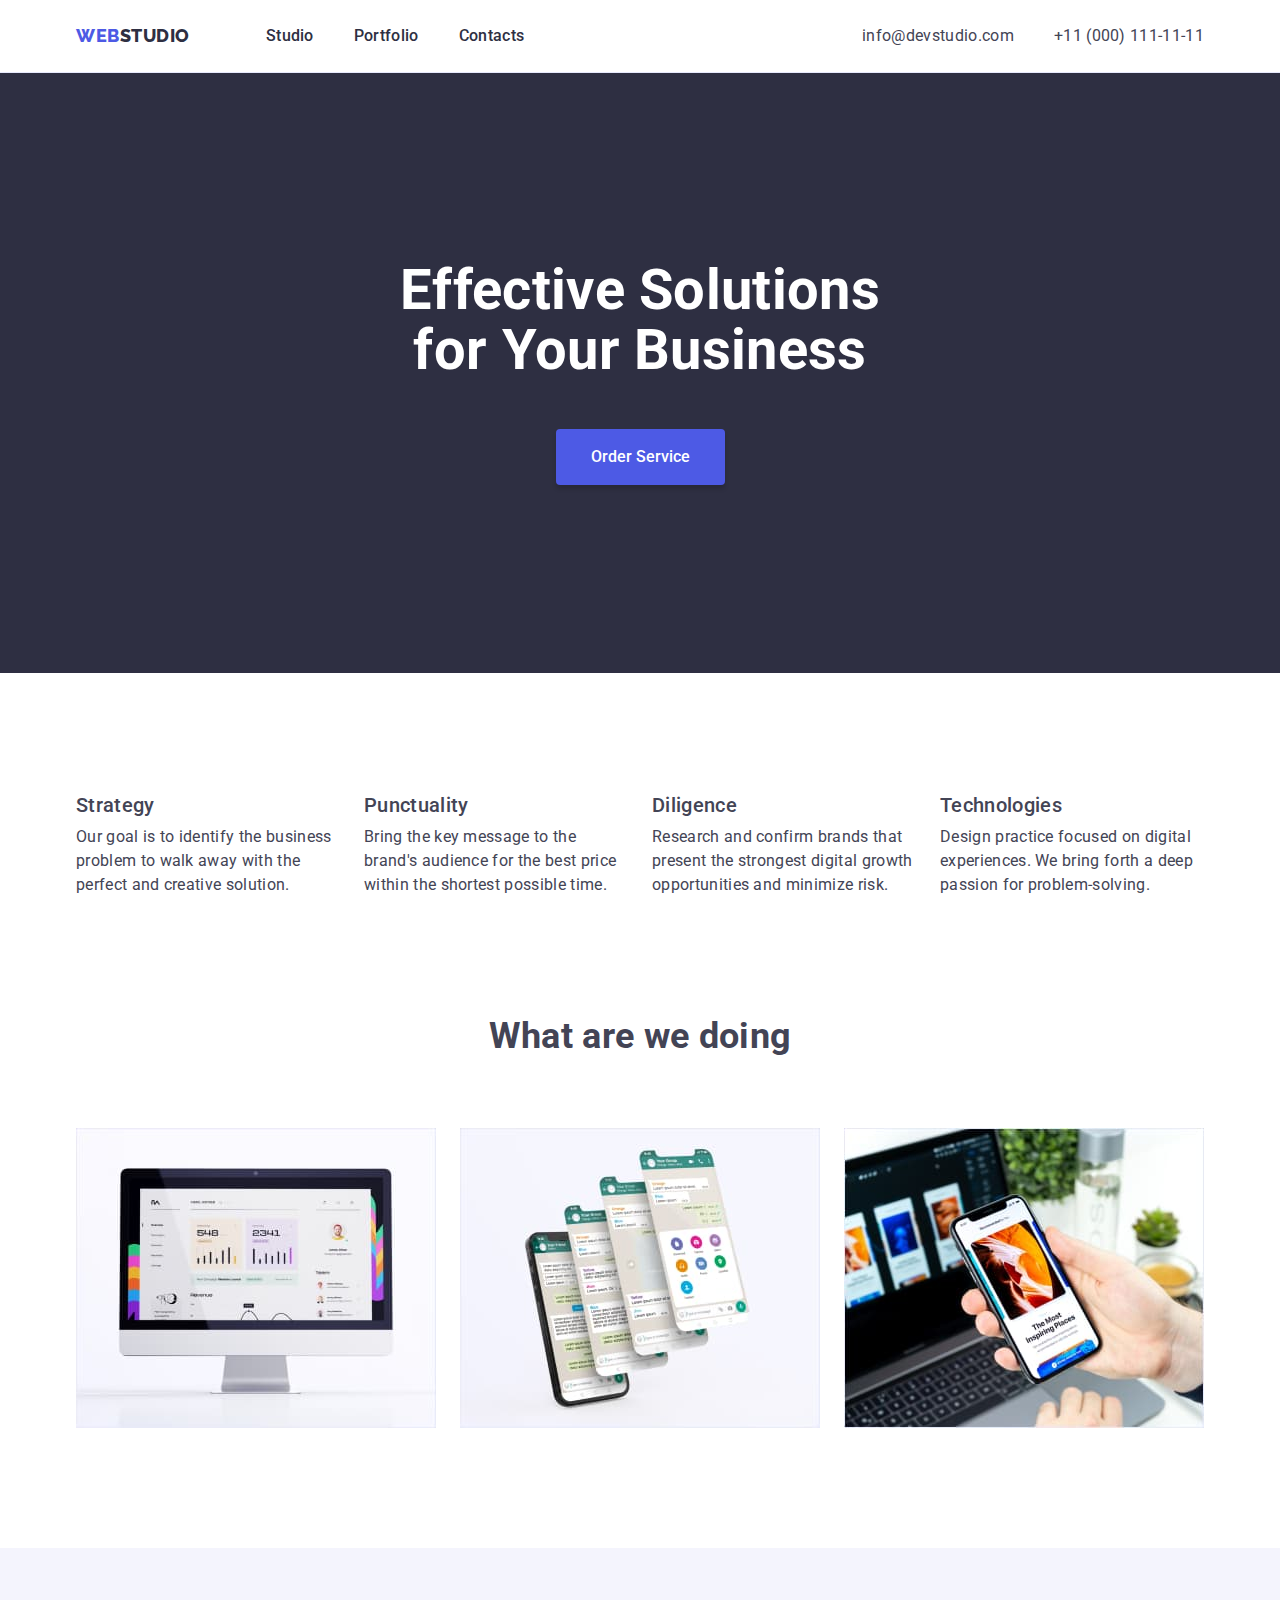
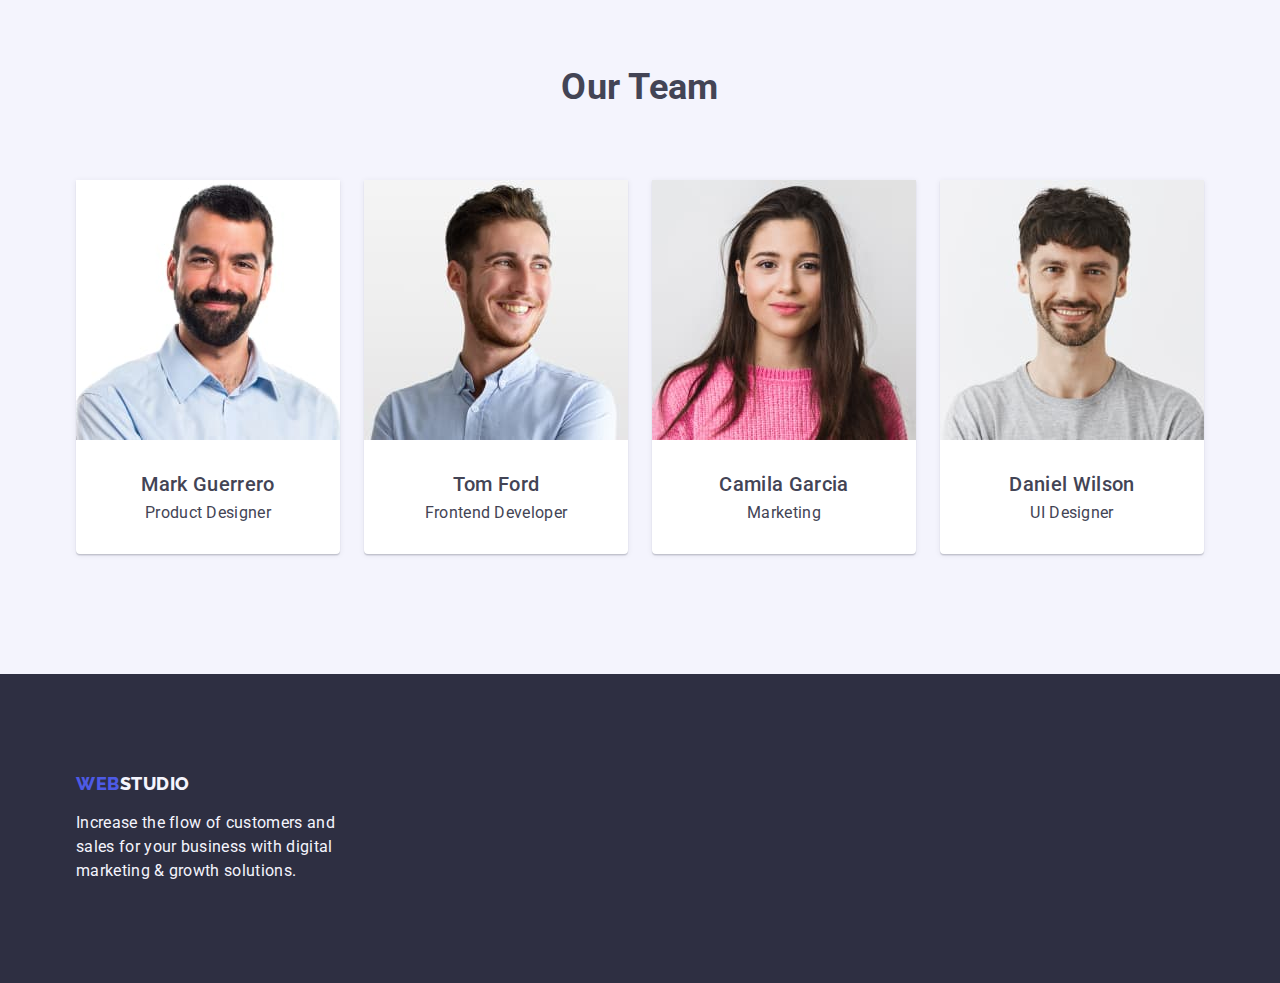
<file: index.html>
<!DOCTYPE html>
<html lang="en">
<head>
    <meta charset="UTF-8">
    <meta http-equiv="X-UA-Compatible" content="IE=edge">
    <meta name="viewport" content="width=device-width, initial-scale=1.0">
	<link rel="preconnect" href="https://fonts.gstatic.com">
	<link rel="stylesheet" href="https://fonts.googleapis.com/css2?family=Raleway:wght@800&family=Roboto:wght@400;500;700;900&display=swap">
	<link  rel="stylesheet" href=" https://cdn.jsdelivr.net/npm/modern-normalize@1.1.0/modern-normalize.min.css">
	<link rel="stylesheet" href="css/styles.css">
    <title>Webstudio / Homework #3</title>
</head>
<body>
    <header class="header">
		<div class="container">
			<nav class="header__navigation">
				<a class="header__logo" href="./index.html">Studio</a>
				<ul class="header__menu">
					<li class="header__menu-item"><a class="header__menu-item-link" href="./studio.html">Studio</a></li>
					<li class="header__menu-item"><a class="header__menu-item-link" href="./portfolio.html">Portfolio</a></li>
					<li class="header__menu-item"><a class="header__menu-item-link" href="./contacts.html">Contacts</a></li>
				</ul>
			</nav>
			<address class="header__contacts">
				<ul class="header__contacts-list">
					<li class="header__contacts-email"><a href="mailto:info@devstudio.com">info@devstudio.com</a></li>
					<li class="header__contacts-phone"><a href="tel:+110001111111">+11 (000) 111-11-11</a></li>
				</ul>	
			</address>
		</div>
    </header>
    <main class="main">
		<section class="header-section section">
			<div class="container">
				<h1 class="header-section__title">Effective Solutions for Your Business</h1>
				<button class="header-section__btn btn" type="button">Order Service</button>
			</div>
		</section>
		<section class="about-section section">
			<div class="container">
				<h2 class="about-section__title">Title</h2>
				<ul class="about-section__wrapper">
					<li class="about-section__item">
						<h3 class="about-section__item-title">Strategy</h3>
						<p class="about-section__item-text">Our goal is to identify the business problem to walk away with the perfect and creative solution.</p>
					</li>
					<li class="about-section__item">
						<h3 class="about-section__item-title">Punctuality</h3>
						<p class="about-section__item-text">Bring the key message to the brand's audience for the best price within the shortest possible time.</p>
					</li>
					<li class="about-section__item">
						<h3 class="about-section__item-title">Diligence</h3>
						<p class="about-section__item-text">Research and confirm brands that present the strongest digital growth opportunities and minimize risk.</p>
					</li>
					<li class="about-section__item">
						<h3 class="about-section__item-title">Technologies</h3>
						<p class="about-section__item-text">Design practice focused on digital experiences. We bring forth a deep passion for problem-solving.</p>
					</li>
				</ul>				
			</div>
		</section>
        <section class="our-work-section section">
			<div class="container">
				<h2 class="our-work-section__title">What are we doing</h2>
				<ul class="our-work-section__wrapper">
					<li class="our-work-section__item"><img src="./images/our_work_1.jpg" alt="Desktop" width="360" height="300"></li>
					<li class="our-work-section__item"><img  src="./images/our_work_2.jpg" alt="Social Media" width="360" height="300"></li>
					<li class="our-work-section__item"><img src="./images/our_work_3.jpg" alt="Laptop & Smartphone" width="360" height="300"></li>	
				</ul>				
			</div>
		</section>
		<section class="our-team-section section">
			<div class="container">
				<h2 class="our-team-section__title">Our Team</h2>
				<ul class="our-team-section__wrapper">
					<li class="our-team-section__card">
						<img class="our-team-section__card-photo" src="./images/mark.jpg" alt="Mark Guerrero" width="264" height="260">
						<div class="our-team-section__card-info">
							<h3 class="our-team-section__card-title">Mark Guerrero</h3>
							<p class="our-team-section__card-subtitle">Product Designer</p>
						</div>
					</li>
					<li class="our-team-section__card">
						<img class="our-team-section__card-photo" src="./images/tom.jpg" alt="Tom Ford" width="264" height="260">
						<div class="our-team-section__card-info">
							<h3 class="our-team-section__card-title">Tom Ford</h3>
							<p class="our-team-section__card-subtitle">Frontend Developer</p>							
						</div>
					</li>
					<li class="our-team-section__card">
						<img class="our-team-section__card-photo" src="./images/camila.jpg" alt="Camila Garcia" width="264" height="260">
						<div class="our-team-section__card-info">
							<h3 class="our-team-section__card-title">Camila Garcia</h3>
							<p class="our-team-section__card-subtitle">Marketing</p>						
						</div>
					</li>
					<li class="our-team-section__card">
						<img class="our-team-section__card-photo" src="./images/daniel.jpg" alt="Daniel Wilson" width="264" height="260">
						<div class="our-team-section__card-info">
							<h3 class="our-team-section__card-title">Daniel Wilson</h3>
							<p class="our-team-section__card-subtitle">UI Designer</p>							
						</div>
					</li>
				</ul>				
			</div>
		</section>
	</main>
	<footer class="footer">
		<div class="container">
			<a class="footer__logo" href="./index.html">Studio</a>
			<p class="footer__description">Increase the flow of customers and sales for your business with digital marketing & growth solutions.</p>			
		</div>
	</footer>
</body>
</html>
</file>
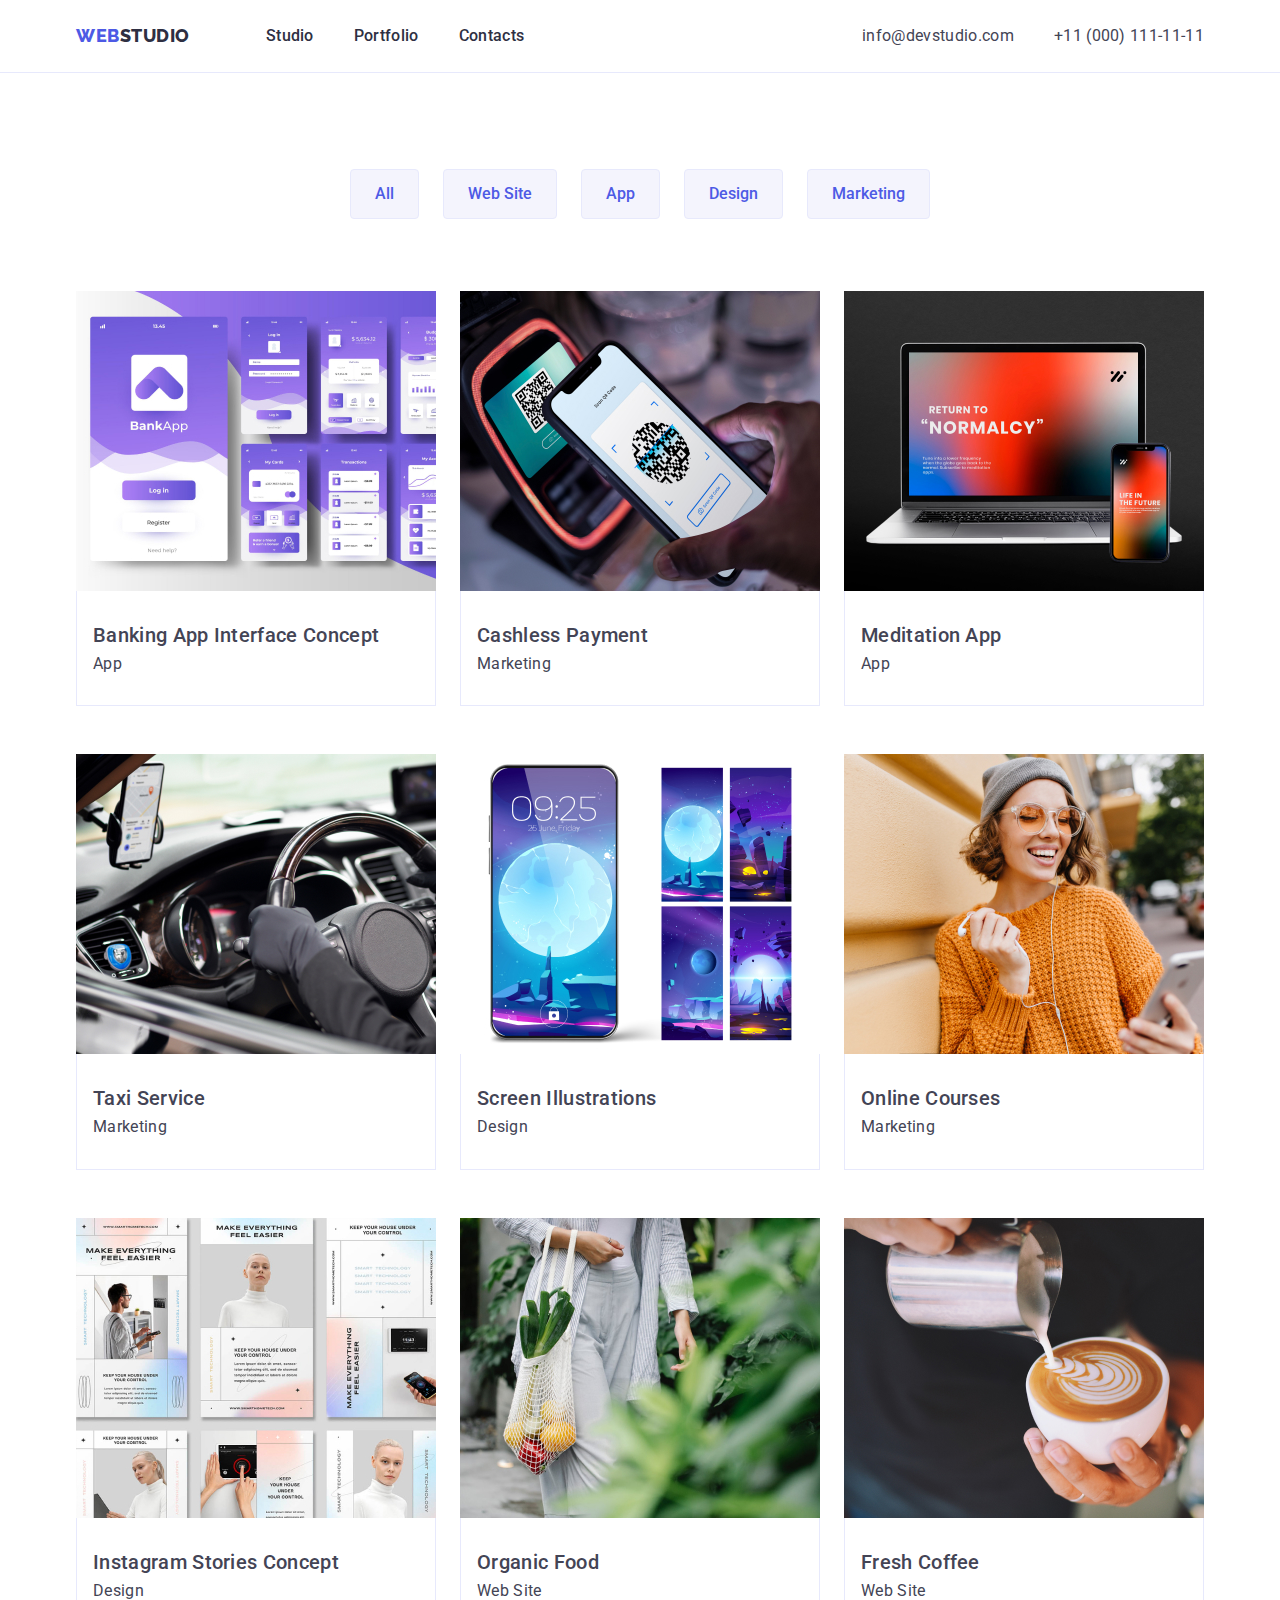
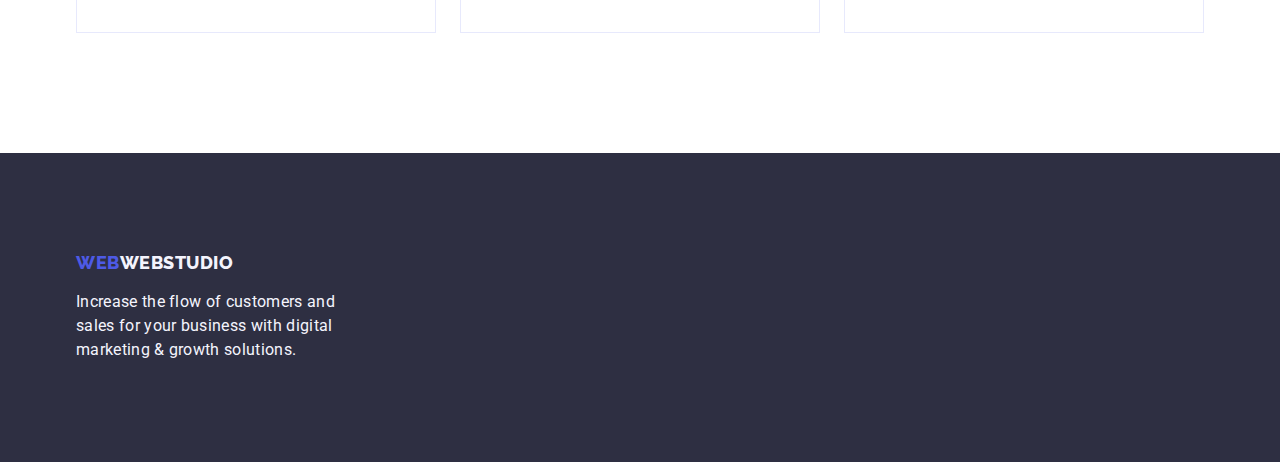
<file: portfolio.html>
<!DOCTYPE html>
<html lang="en">
<head>
    <meta charset="UTF-8">
    <meta http-equiv="X-UA-Compatible" content="IE=edge">
    <meta name="viewport" content="width=device-width, initial-scale=1.0">
	<link rel="stylesheet" href="https://fonts.googleapis.com/css2?family=Raleway:wght@800&family=Roboto:wght@400;500;700;900&display=swap">
	<link  rel="stylesheet" href=" https://cdn.jsdelivr.net/npm/modern-normalize@1.1.0/modern-normalize.min.css">
	<link rel="stylesheet" href="css/styles.css">
    <title>Portfolio</title>
</head>
<body>
    <header class="header">
		<div class="container">
			<nav class="header__navigation">
				<a class="header__logo" href="./index.html">Studio</a>
				<ul class="header__menu">
					<li class="header__menu-item"><a class="header__menu-item-link" href="./studio.html">Studio</a></li>
					<li class="header__menu-item"><a class="header__menu-item-link" href="./portfolio.html">Portfolio</a></li>
					<li class="header__menu-item"><a class="header__menu-item-link" href="./contacts.html">Contacts</a></li>
				</ul>
			</nav>
			<address class="header__contacts">
				<ul class="header__contacts-list">
					<li class="header__contacts-email"><a href="mailto:info@devstudio.com">info@devstudio.com</a></li>
					<li class="header__contacts-phone"><a href="tel:+110001111111">+11 (000) 111-11-11</a></li>
				</ul>	
			</address>
		</div>
    </header>
	<main class="main">
		<section class="portfolio-section section">
			<div class="container">
				<ul class="portfolio-section__tabs">
					<li class="portfolio-section__tabs-item"><button class="btn" type="button">All</button></li>
					<li class="portfolio-section__tabs-item"><button class="btn" type="button">Web Site</button></li>
					<li class="portfolio-section__tabs-item"><button class="btn" type="button">App</button></li>
					<li class="portfolio-section__tabs-item"><button class="btn" type="button">Design</button></li>
					<li class="portfolio-section__tabs-item"><button class="btn" type="button">Marketing</button></li>
				</ul>
				<ul class="portfolio-section__cards">
					<li class="portfolio-section__card">
						<a class="portfolio-section__card-link" href="#">
							<img src="./images/portfolio_img_1.jpg" alt="Banking App Interface Concept" width="360" height="300">
							<div class="portfolio-section__card-info">
								<h3>Banking App Interface Concept</h3>
								<p>App</p>							
							</div>							
						</a>
					</li>
					<li class="portfolio-section__card">
						<a class="portfolio-section__card-link" href="#">
							<img src="./images/portfolio_img_2.jpg" alt="Cashless Payment" width="360" height="300">
							<div class="portfolio-section__card-info">
								<h3>Cashless Payment</h3>
								<p>Marketing</p>							
							</div>
						</a>
					</li>
					<li class="portfolio-section__card">
						<a class="portfolio-section__card-link" href="#">
							<img src="./images/portfolio_img_3.jpg" alt="Meditation App" width="360" height="300">
							<div class="portfolio-section__card-info">
								<h3>Meditation App</h3>
								<p>App</p>
							</div>
						</a>
					</li>
					<li class="portfolio-section__card">
						<a class="portfolio-section__card-link" href="#">
							<img src="./images/portfolio_img_4.jpg" alt="Taxi Service" width="360" height="300">
							<div class="portfolio-section__card-info">
								<h3>Taxi Service</h3>
								<p>Marketing</p>								
							</div>							
						</a>
					</li>
					<li class="portfolio-section__card">
						<a class="portfolio-section__card-link" href="#">
							<img src="./images/portfolio_img_5.jpg" alt="Screen Illustrations" width="360" height="300">
							<div class="portfolio-section__card-info">
								<h3>Screen Illustrations</h3>
								<p>Design</p>							
							</div>
						</a>
					</li>
					<li class="portfolio-section__card">
						<a class="portfolio-section__card-link" href="#">
							<img src="./images/portfolio_img_6.jpg" alt="Online Courses" width="360" height="300">
							<div class="portfolio-section__card-info">
								<h3>Online Courses</h3>
								<p>Marketing</p>							
							</div>
						</a>
					</li>
					<li class="portfolio-section__card">
						<a class="portfolio-section__card-link" href="#">
							<img src="./images/portfolio_img_7.jpg" alt="Instagram Stories Concept" width="360" height="300">
							<div class="portfolio-section__card-info">
								<h3>Instagram Stories Concept</h3>
								<p>Design</p>							
							</div>
						</a>
					</li>
					<li class="portfolio-section__card">
						<a class="portfolio-section__card-link" href="#">
							<img src="./images/portfolio_img_8.jpg" alt="Organic Food" width="360" height="300">
							<div class="portfolio-section__card-info">
								<h3>Organic Food</h3>
								<p>Web Site</p>								
							</div>
							
						</a>
					</li>
					<li class="portfolio-section__card">
						<a class="portfolio-section__card-link" href="#">
							<img src="./images/portfolio_img_9.jpg" alt="Fresh Coffee" width="360" height="300">
							<div class="portfolio-section__card-info">
								<h3>Fresh Coffee</h3>
								<p>Web Site</p>							
							</div>							
						</a>
					</li>
				</ul>				
			</div>

		</section>
	</main>
	<footer class="footer">
		<div class="container">
			<a class="footer__logo" href="./index.html">WebStudio</a>
			<p class="footer__description">Increase the flow of customers and sales for your business with digital marketing & growth solutions.</p>			
		</div>
		
	</footer>
</body>
</html>
</file>
<file: css/styles.css>
:root {
    --primary-brand: #4D5AE5;
    --pressed-state: #404BBF;
    --dark: #2E2F42;
    --succes: #31D0AA;
    --text: #434455;
    --subtle-text: #8E8F99;
    --accent: #E7E9FC;
    --light: #F4F4FD;
    --modal-overlay: #2E2F4266;
    --hero-background: #2E2F42B2;
    --white: #FFFFFF;
    --modsl-background: #FCFCFC;
  }

*,
*::before,
*::after {
	box-sizing: border-box;
    margin: 0;
    padding: 0;
}
body {
    background-color: var(--white);
    box-sizing: border-box;
    font-family: 'Roboto', sans-serif;
    font-size: 16px;
    font-weight: 400;
    letter-spacing: 0.02em;
	color: var(--text);
}
a {
	text-decoration: none;
}
li {
    list-style: none;
}
h1 {
    font-weight: 700;
    font-size: 56px;
    line-height: 1.07;
}
h2 {
    font-weight: 700;
    font-size: 36px;
    line-height: 1.1;
}
h3 {
    font-weight: 500;
    font-size: 20px;
    line-height: 1.2;
}
img {
    display: block;
}
.-section {
    padding: 120px 0;
}
.container {
    width: 100%;
	max-width: 1158px;
    padding: 0 15px;
	margin: 0 auto;
}
.btn {
    display: block;
	font-weight: 500;
    font-size: inherit;
	line-height: 1.5;
    border: none;
	border-radius: 4px;
	cursor: pointer;
}

/* Header */

.header {
    background-color: var(--white-background);
    border-bottom: 1px solid var(--accent);
}
.header .container {
    display: flex;
    justify-content: space-between;
    align-items: center;
}
.header__navigation {
    display: flex;
    align-items: center;
}
.header__logo {
    font-family: 'Raleway';
    font-weight: 800;
    font-size: 18px;
    line-height: 1.16;
    letter-spacing: 0.03em;
    text-transform: uppercase;
    color: var(--dark);
    margin-right: 76px;
}
.header__logo::before {
    content: "Web";
    color: var(--primary-brand);
}
.header__menu {
    display: flex;
    gap: 40px;
}
.header__menu-item > a {
    position: relative;
    font-size: inherit;
    font-weight: 500;
    line-height: 1.5;
    color: var(--dark);
    padding: 24px 0;
    display: inline-block;
}
.header__menu-item > a:hover, a:active, a:focus-visible {
    color: var(--pressed-state);
}
.header__menu-item > a:hover::after, a:active::after, a:focus-visible::after {
    content: "";
    display: block;
    height: 4px;
    width: 100%;
    position: absolute;
    bottom: 0;
    border-radius: 2px;
    background-color: var(--pressed-state);
}

.header__contacts-list {
    display: flex;
    gap: 40px;
}
.header__contacts-list a {
    font-size: inherit;
    color: var(--text);
    font-style: normal;
}
.header__contacts-list a:hover, a:active, a:focus-visible {
    color: var(--pressed-state);
}
/* Main */
.section {
    padding: 120px 0;
}
.header-section {
    padding: 188px 0;
    background-color: var(--dark);
    color: var(--white);
}
.header-section__title {
    text-align: center;
    margin: 0 auto;
    max-width: 496px;
}
.header-section__btn {
    padding: 16px 32px;
	min-width: 169px;
	background: var(--primary-brand);
    box-shadow: 0px 4px 4px rgba(0, 0, 0, 0.15);
	color: var(--white);
    margin: 48px auto 0 auto;
}
.header-section__btn:hover {
    background: var(--pressed-state);
    box-shadow: 0px 4px 4px rgba(0, 0, 0, 0.15);
}
.about-section {
    background-color: var(--white);
}
.about-section__title {
    display: none;
    text-align: center;
    margin-bottom: 72px;
}
.about-section__wrapper {
    display: flex;
    gap: 24px;
}
.about-section__item {
    flex-basis: calc((100% - 72px) / 4);
}

.about-section__item-title {
    margin-bottom: 8px;
}
.about-section__item-text {
    line-height: 1.5;
}
.our-work-section {
    padding-top: 0;
    background-color: var(--white);
}
.our-work-section__title {
    text-align: center;
    margin-bottom: 72px;
}
.our-work-section__wrapper {
    display: flex;
    gap: 24px;
}
.our-team-section {
    background-color: var(--light);
}
.our-team-section__title {
    text-align: center;
    margin-bottom: 72px;
}
.our-team-section__wrapper {
    display: flex;
    gap: 24px;
}
.our-team-section__card {
    background: var(--white);
    box-shadow: 0px 1px 6px rgba(46, 47, 66, 0.08), 0px 1px 1px rgba(46, 47, 66, 0.16), 0px 2px 1px rgba(46, 47, 66, 0.08);
    border-radius: 0px 0px 4px 4px;
}
.our-team-section__card-info {
    padding: 32px 16px;
}
.our-team-section__card-title {
    text-align: center;
    margin-bottom: 8px;
}
.our-team-section__card-subtitle {
    text-align: center;
}
/* Portfolio */
.portfolio-section {
    padding: 96px 0 120px;
}
.portfolio-section__tabs {
    display: flex;
    justify-content: center;
    gap: 24px;
}
.portfolio-section__tabs-item .btn {
    border: 1px solid var(--accent);
    background: var(--light);
    color: var(--primary-brand);
    padding: 12px 24px;
    box-sizing: border-box;
}
.portfolio-section__tabs-item .btn:hover {
    background: var(--pressed-state);
    border: 1px solid transparent;
    color: var(--white);
    box-shadow: 0px 3px 1px rgba(0, 0, 0, 0.1), 0px 2px 1px rgba(0, 0, 0, 0.08), 0px 2px 2px rgba(0, 0, 0, 0.12);
}
.portfolio-section__cards {
    display: flex;
    gap: 48px 24px;
    margin-top: 72px;
    flex-wrap: wrap;
}
.portfolio-section__card {
    flex-basis: calc((100% - 48px) / 3);
}
.portfolio-section__card-link {
    color: var(--text);
}
.portfolio-section__card-info {
    border: 1px solid var(--accent);
    border-top: none;
    padding: 32px 16px;
}
.portfolio-section__card img {
    width: 100%;
}
.portfolio-section__card h3 {
    margin-bottom: 8px;
}
.portfolio-section__card p {
    font-size: inherit;
}
/* Footer */

.footer {
    padding: 100px 0;
    background-color: var(--dark);
    color: var(--light);
}
.footer__logo {
    font-family: 'Raleway';
    font-weight: 800;
    font-size: 18px;
    line-height: 1.16;
    letter-spacing: 0.03em;
    text-transform: uppercase;
    color: var(--light);
    display: inline-block;
    margin-bottom: 16px;
}
.footer__logo::before {
    content: "Web";
    color: var(--primary-brand);
}
.footer__description {
    max-width: 264px;
    line-height: 1.5;
}
</file>
